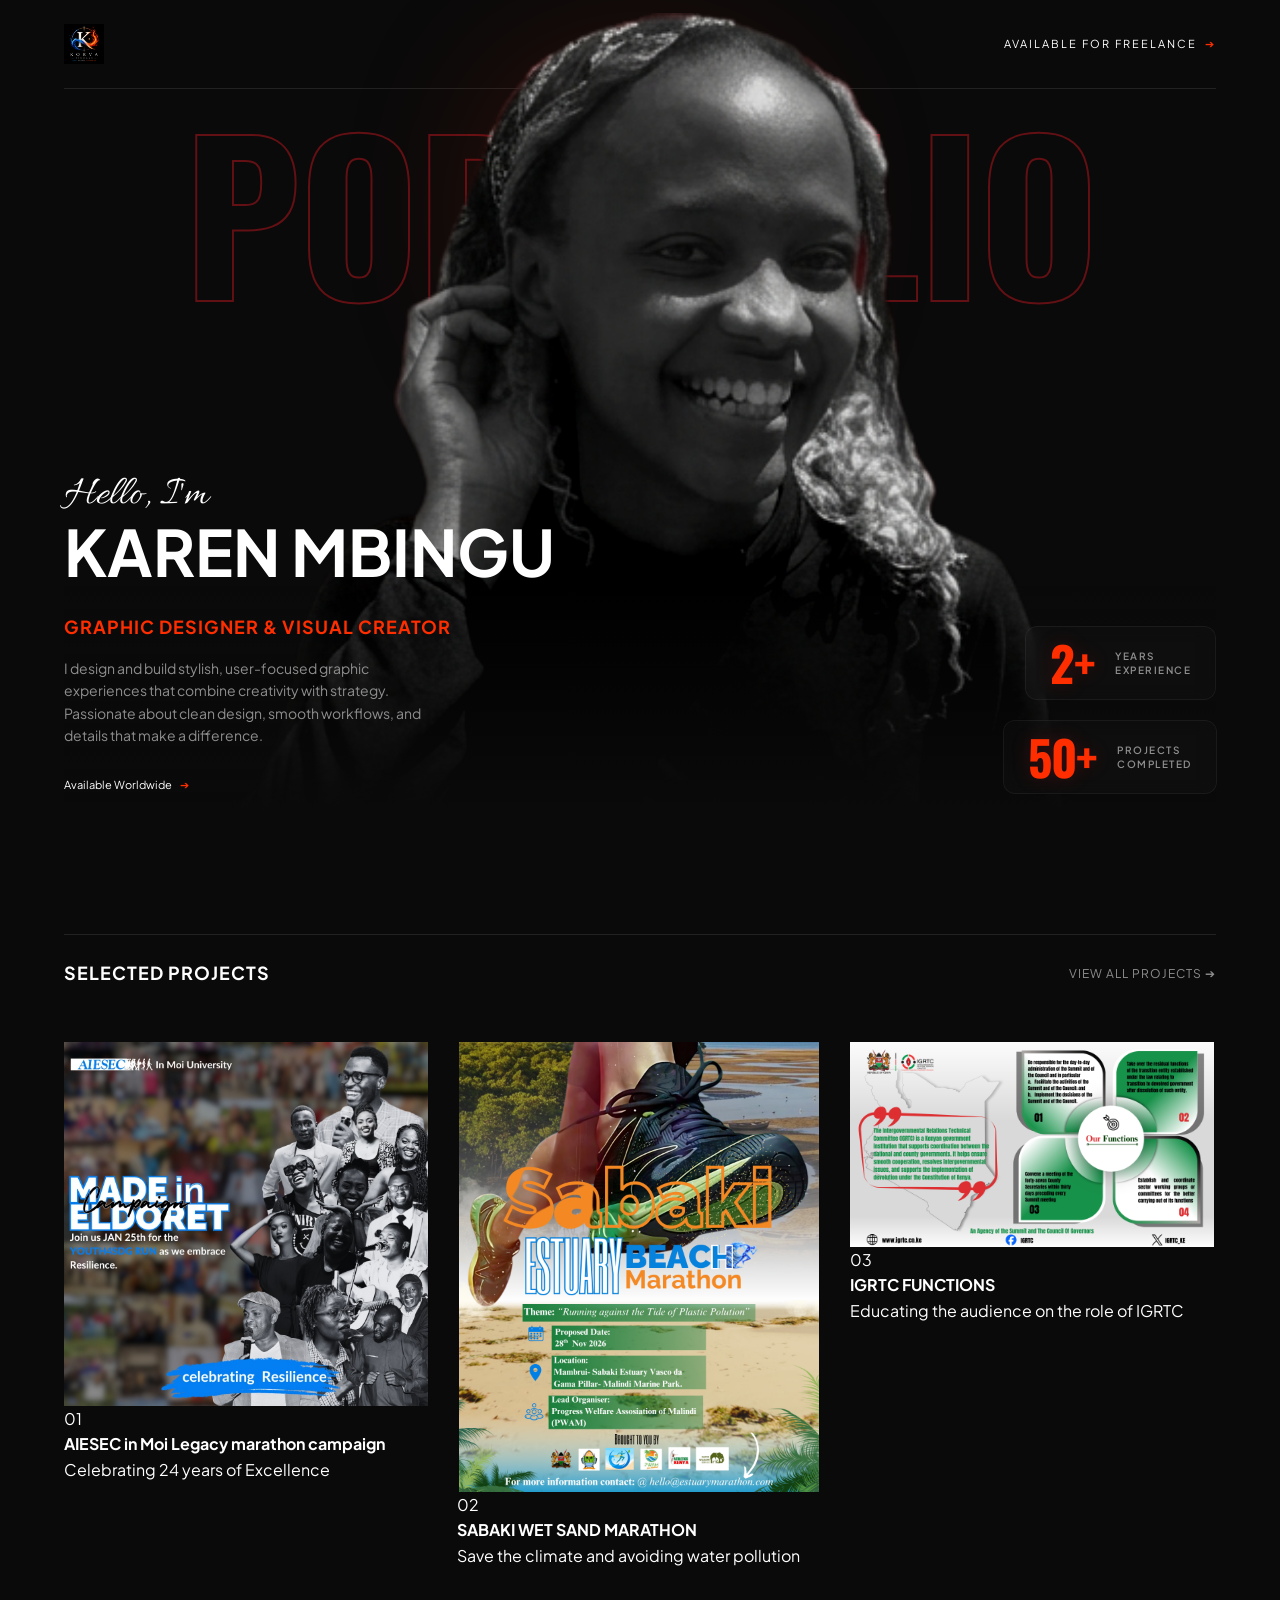
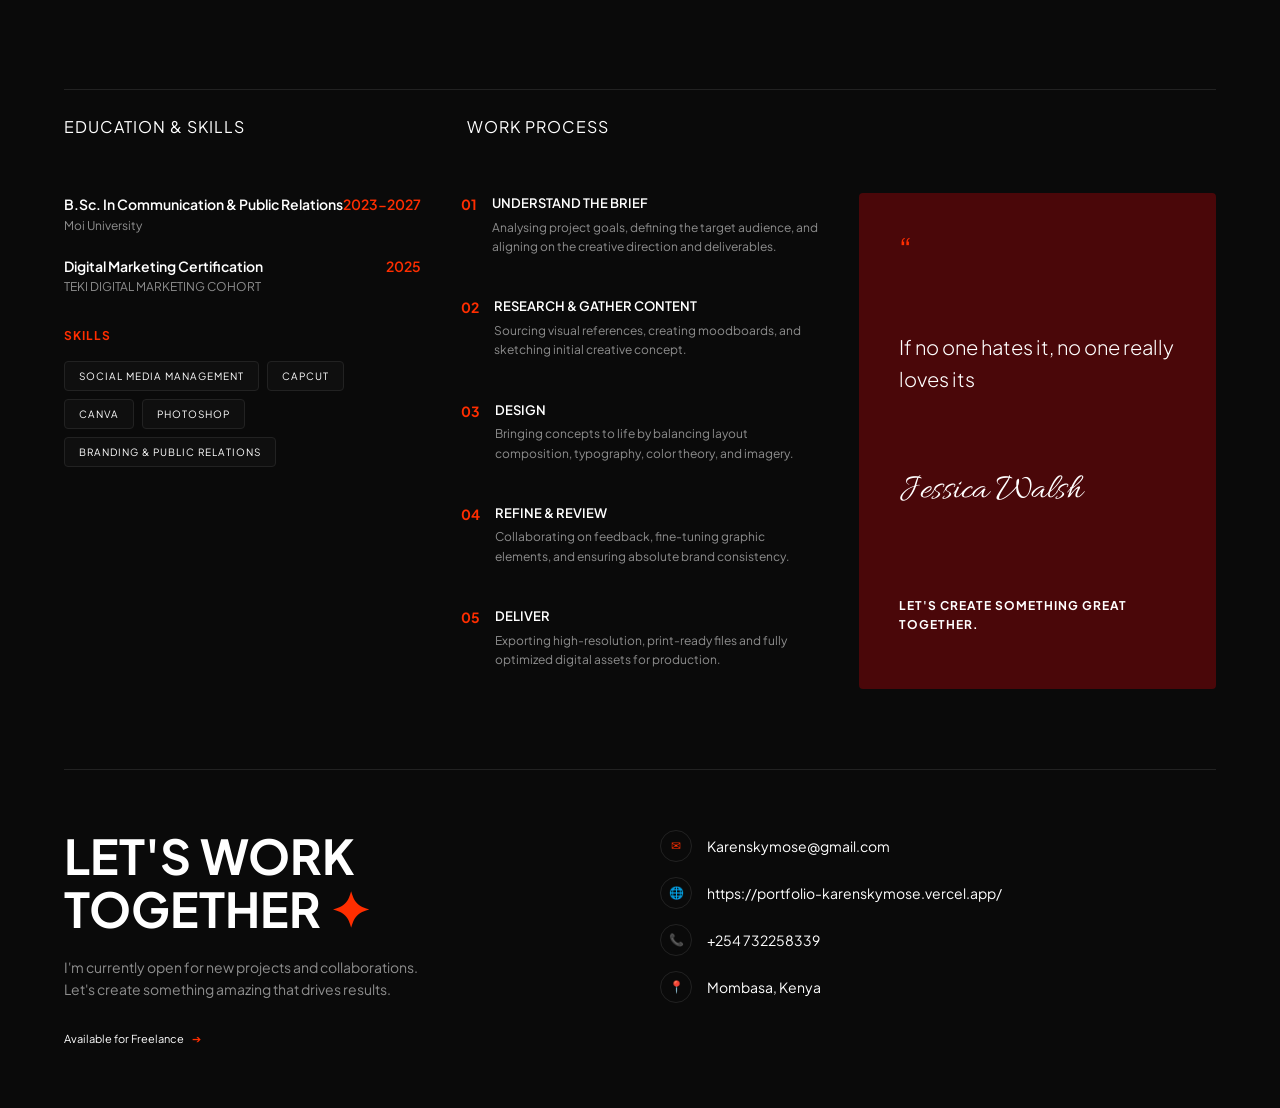
<file: index.html>
<!DOCTYPE html>
<html lang="en">
<head>
    <meta charset="UTF-8">
    <meta name="viewport" content="width=device-width, initial-scale=1.0">
    <title>KAREN MBINGU | Portfolio</title>
    <!-- Google Fonts -->
    <link rel="preconnect" href="https://fonts.googleapis.com">
    <link rel="preconnect" href="https://fonts.gstatic.com" crossorigin>
    <link href="https://fonts.googleapis.com/css2?family=Allura&family=Oswald:wght@700&family=Plus+Jakarta+Sans:wght@300;400;600;700&display=swap" rel="stylesheet">
    <!-- Link to external CSS file -->
    <link rel="stylesheet" href="style.css">
</head>
<body>

    <div class="container">
        <!-- HEADER -->
       <header class="animate-fade-down">
            <a href="/" class="brand-logo">
                <img src="images/KORVA logo.jpeg" alt="Your Logo">
            </a>
            <div class="status-badge">Available for freelance</div>
        </header>

        <!-- HERO SECTION -->
        <section class="hero">
            <div class="hero-bg-text">Portfolio</div>
            
            <div class="hero-image-wrapper">
                <!-- Replace 'profile.png' with your cropped transparent image background -->
                <img src="images/front page profile.png" alt="KAREN MBINGU">
            </div>

            <div class="hero-content">
                <div class="hero-intro">
                    <h2>Hello, I'm</h2>
                    <h1 class="hero-name">Karen Mbingu</h1>
                    <div class="hero-title">Graphic Designer & Visual Creator</div>
                    <p class="hero-desc">I design and build stylish, user-focused graphic experiences that combine creativity with strategy. Passionate about clean design, smooth workflows, and details that make a difference.</p>
                    <div class="status-badge" style="font-size: 11px;">Available Worldwide</div>
                </div>
                
                <div class="hero-stats">
                    <div class="stat-item"  style="animation-delay: 0.3s;">
                        <div class="stat-num">2+</div>
                        <div class="stat-label">Years<br>Experience</div>
                    </div>
                    <div class="stat-item"   style="animation-delay: 0.5s;">
                        <div class="stat-num">50+</div>
                        <div class="stat-label">Projects<br>Completed</div>
                    </div>
                   
            </div>
        </section>

        <!-- SELECTED PROJECTS -->
        <section>
            <div class="section-header">
                <h3>Selected Projects</h3>
                <a href="projects.html" class="section-link">View All Projects ➔</a>
            </div>
            <div class="project-grid">
                <!-- Project 1 -->
                <div class="project-card">
                    <img src="images/AIESEC Legacy Campaign.jpeg" alt="AIESEC LEGACY">
                    <div class="project-meta">
                        <div class="proj-num">01</div>
                        <div class="proj-details">
                            <h4>AIESEC in Moi Legacy marathon campaign</h4>
                            <p>Celebrating 24 years of Excellence</p>
                        </div>
                    </div>
                </div>
                <!-- Project 2 -->
                <div class="project-card">
                    <img src="images/Sabaki (8).png" alt="SABAKI WET SAND MARATHON">
                    <div class="project-meta">
                        <div class="proj-num">02</div>
                        <div class="proj-details">
                            <h4>SABAKI WET SAND MARATHON</h4>
                            <p>Save the climate and avoiding water pollution</p>
                        </div>
                    </div>
                </div>
                <!-- Project 3 -->
                <div class="project-card">
                    <img src="images/IGRTC Functions (2).png" alt="IGRTC FUNCTIONS">
                    <div class="project-meta">
                        <div class="proj-num">03</div>
                        <div class="proj-details">
                            <h4>IGRTC FUNCTIONS</h4>
                            <p>Educating the audience on the role of IGRTC</p>
                        </div>
                    </div>
                </div>
            </div>
        </section>

        <!-- EDUCATION, SKILLS, PROCESS & QUOTE -->
        <div class="section-header">
            <span style="width:30%">Education & Skills</span>
            <span style="width:30%">Work Process</span>
            <span style="width:30%"></span>
        </div>
        
        <section class="split-grid">
            <!-- Col 1: Education & Skills -->
            <div>
                <div class="education-list">
                    <div class="edu-item">
                        <div class="edu-row">
                            <span>B.Sc. In Communication & Public Relations</span>
                            <span class="edu-year">2023-2027</span>
                        </div>
                        <div class="edu-school">Moi University</div>
                    </div>
                    <div class="edu-item">
                        <div class="edu-row">
                            <span>Digital Marketing Certification</span>
                            <span class="edu-year">2025</span>
                        </div>
                        <div class="edu-school">TEKI DIGITAL MARKETING COHORT</div>
                    </div>
                </div>

                <div class="skills-header">Skills</div>
                <div class="tags-container">
                    <div class="tag">Social Media management</div>
                    <div class="tag">CapCut</div>
                    <div class="tag">Canva</div>
                    <div class="tag">Photoshop</div>
                    <div class="tag">Branding & Public Relations</div>
               
                </div>
            </div>

            <!-- Col 2: Work Process -->
            <div class="process-list">
                <div class="process-step">
                    <div class="step-num">01</div>
                    <div class="step-title">Understand the brief
<span>Analysing project goals, defining the target audience, and aligning on the creative direction and deliverables.</span></div>
                </div>
                <div class="process-step">
                    <div class="step-num">02</div>
                    <div class="step-title">Research & gather content<span>Sourcing visual references, creating moodboards, and sketching initial creative concept.</span></div>
                </div>
                <div class="process-step">
                    <div class="step-num">03</div>
                    <div class="step-title">Design<span>Bringing concepts to life by balancing layout composition, typography, color theory, and imagery.</span></div>
                </div>
                <div class="process-step">
                    <div class="step-num">04</div>
                    <div class="step-title">Refine & Review<span>Collaborating on feedback, fine-tuning graphic elements, and ensuring absolute brand consistency.</span></div>
                </div>
                <div class="process-step">
                    <div class="step-num">05</div>
                    <div class="step-title">Deliver<span>Exporting high-resolution, print-ready files and fully optimized digital assets for production.</span></div>
                </div>
            </div>

            <!-- Col 3: Accent Block Quote -->
            <div class="quote-column">
                <div class="quote-icon">“</div>
                <div class="quote-text">If no one hates it, no one really loves its</div>
                <div class="quote-author">Jessica Walsh</div>
                <div class="skills-header" style="color: #fff;">Let's create something great together.</div>
            </div>
        </section>

        <!-- FOOTER / CONTACT -->
        <footer class="footer-section">
            <div class="footer-left">
                <h2>Let's Work<br>Together <span>✦</span></h2>
                <p class="hero-desc">I'm currently open for new projects and collaborations. Let's create something amazing that drives results.</p>
                <div class="status-badge" style="font-size: 11px; margin-top: 20px;">Available for Freelance</div>
            </div>
            <div class="footer-contacts">
                <div class="contact-item">
                    <div class="contact-icon">✉</div>
                    <!-- <div>Karenskymose@gmail.com</div> -->
                    <a href=mailto:"Karenskymose@gmail.com">Karenskymose@gmail.com</a>
                </div>
                <div class="contact-item">
                    <div class="contact-icon">🌐</div>
                    <div>
                        <a href>https://portfolio-karenskymose.vercel.app/</a></div>
                </div>
                <div class="contact-item">
                    <div class="contact-icon">📞</div>
                    <div>+254 732258339</div>
                </div>
                <div class="contact-item">
                    <div class="contact-icon">📍</div>
                    <div>Mombasa, Kenya</div>
                </div>
            </div>
        </footer>
    </div>

</body>
</html>
</file>
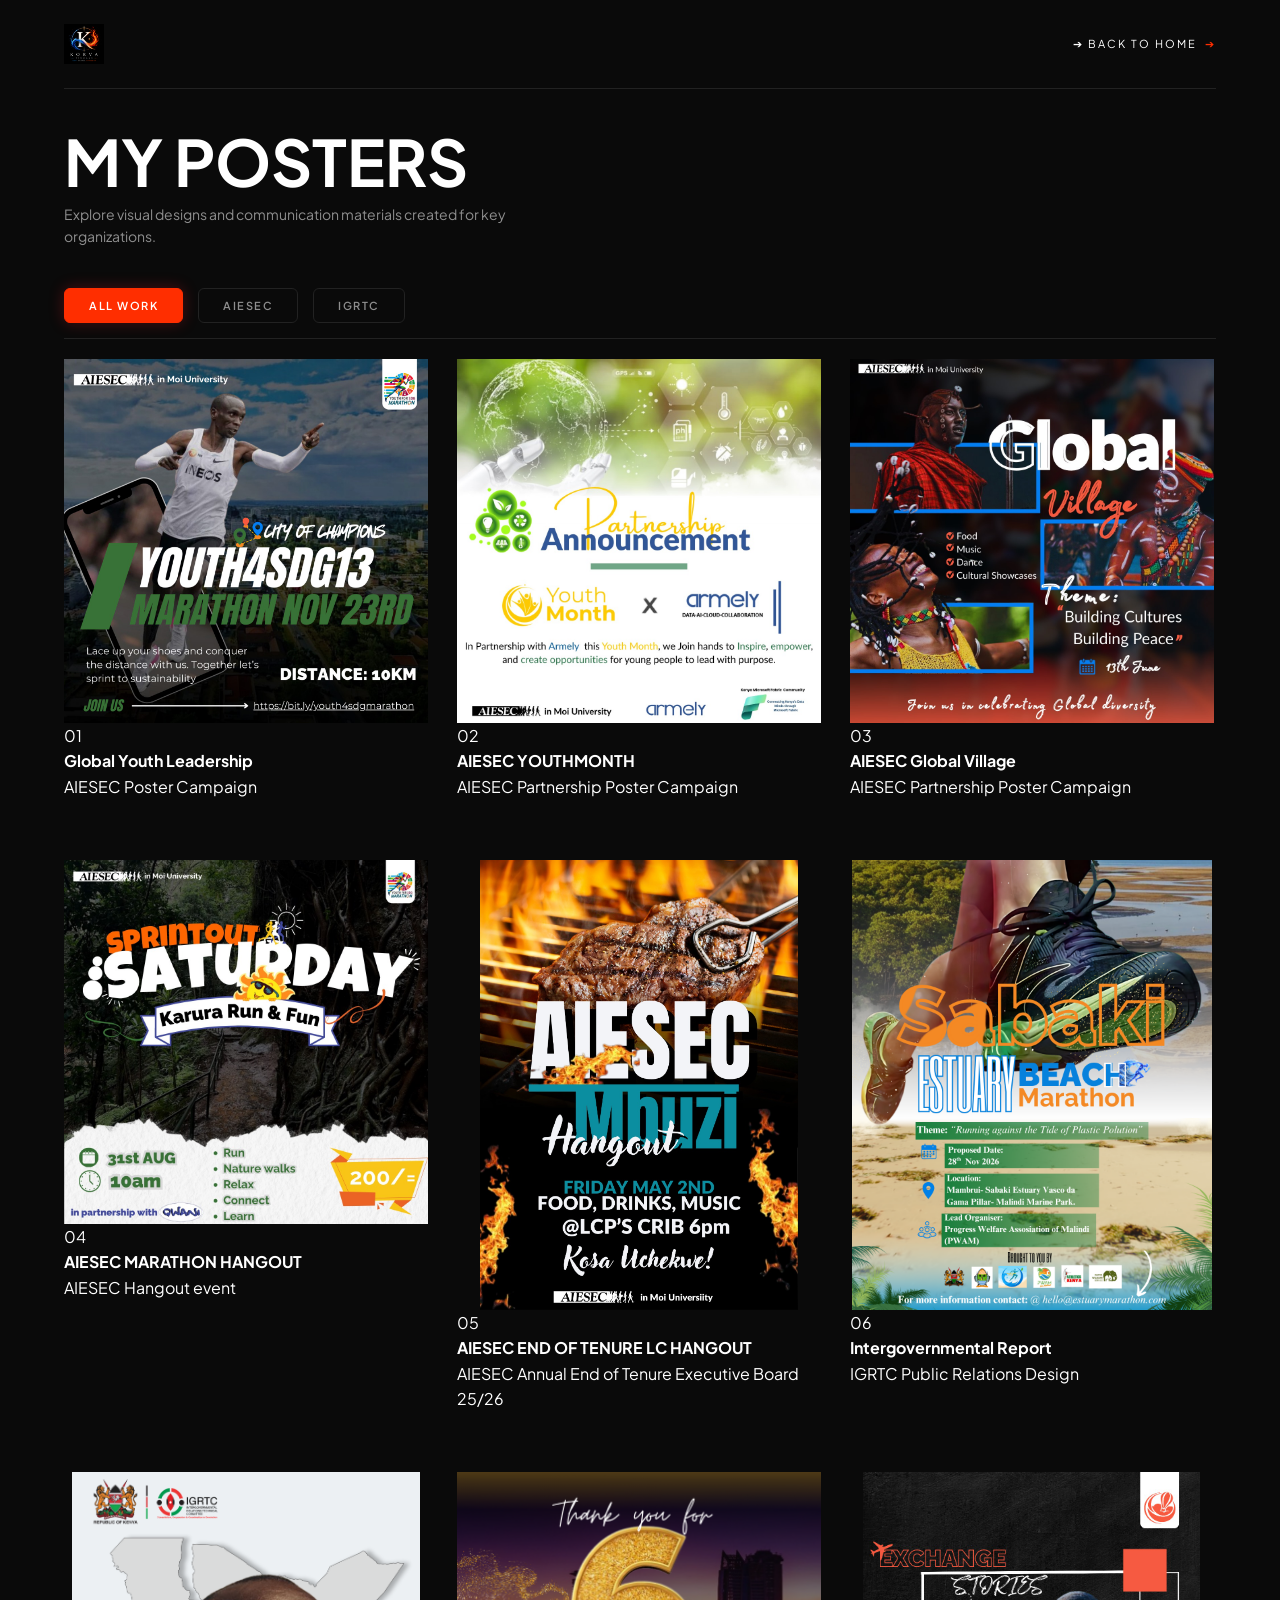
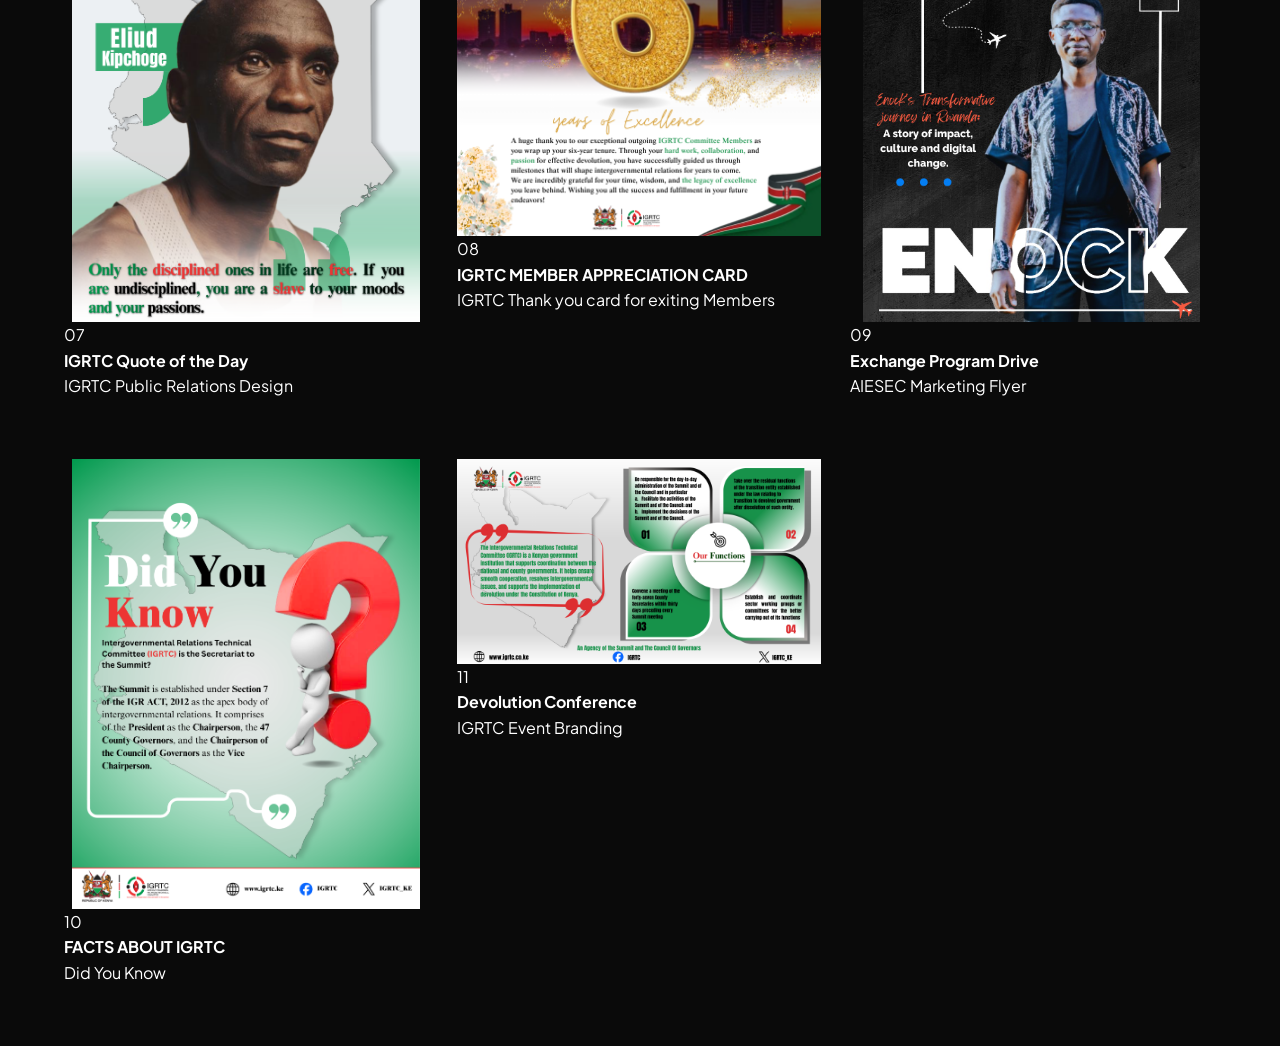
<file: projects.html>
<!DOCTYPE html>
<html lang="en">
<head>
    <meta charset="UTF-8">
    <meta name="viewport" content="width=device-width, initial-scale=1.0">
    <title>All Projects | Karen Mbingu</title>
    <link rel="preconnect" href="https://fonts.googleapis.com">
    <link rel="preconnect" href="https://fonts.gstatic.com" crossorigin>
    <link href="https://fonts.googleapis.com/css2?family=Oswald:wght@700&family=Plus+Jakarta+Sans:wght@300;400;600;700&display=swap" rel="stylesheet">
    <link rel="stylesheet" href="style.css">
</head>
<body>

    <div class="container animate-fade-down">
        <header>
            <a href="index.html" class="brand-logo">
                <img src="images/KORVA logo.jpeg" alt="Logo">
            </a>
            <a href="index.html" class="status-badge">➔ Back to Home</a>
        </header>

        <section class="projects-hero">
            <h1 class="hero-name" style="margin-top: 40px; margin-bottom: 10px;">My Posters</h1>
            <p class="hero-desc" style="max-width: 500px;">Explore visual designs and communication materials created for key organizations.</p>
        </section>

        <div class="filter-container">
            <button class="filter-btn active" onclick="filterProjects('all', this)">All Work</button>
            <button class="filter-btn" onclick="filterProjects('aiesec', this)">AIESEC</button>
            <button class="filter-btn" onclick="filterProjects('igrtc', this)">IGRTC</button>
        </div>

        <section class="project-grid" style="margin-top: 20px; margin-bottom: 80px;">
            
            <div class="project-card project-item aiesec">
                <div class="project-img-container">
                    <img src="images/AIESEC Marathon.jpeg" alt="AIESEC Poster 1">
                </div>
                <div class="project-meta">
                    <div class="proj-num">01</div>
                    <div class="proj-details">
                        <h4>Global Youth Leadership</h4>
                        <p>AIESEC Poster Campaign</p>
                    </div>
                </div>
            </div>

            <div class="project-card project-item aiesec">
                <div class="project-img-container">
                    <img src="images/AIESEC x ARMELY Partnership.jpeg" alt="AIESEC Poster 2">
                </div>
                <div class="project-meta">
                    <div class="proj-num">02</div>
                    <div class="proj-details">
                        <h4>AIESEC YOUTHMONTH</h4>
                        <p>AIESEC Partnership Poster Campaign</p>
                    </div>
                </div>
            </div>

            <div class="project-card project-item aiesec">
                <div class="project-img-container">
                    <img src="images/AIESEC Global Village.jpeg" alt="AIESEC Poster 3">
                </div>
                <div class="project-meta">
                    <div class="proj-num">03</div>
                    <div class="proj-details">
                        <h4>AIESEC Global Village</h4>
                        <p>AIESEC Partnership Poster Campaign</p>
                    </div>
                </div>
            </div>

            <div class="project-card project-item aiesec">
                <div class="project-img-container">
                    <img src="images/AIESEC Marathon Hangout.jpeg" alt="AIESEC Poster 4">
                </div>
                <div class="project-meta">
                    <div class="proj-num">04</div>
                    <div class="proj-details">
                        <h4>AIESEC MARATHON HANGOUT</h4>
                        <p>AIESEC Hangout event</p>
                    </div>
                </div>
            </div>
            
            <div class="project-card project-item aiesec">
                <div class="project-img-container">
                    <img src="images/AIESEC Hangout.jpeg" alt="AIESEC Poster 5">
                </div>
                <div class="project-meta">
                    <div class="proj-num">05</div>
                    <div class="proj-details">
                        <h4>AIESEC END OF TENURE LC HANGOUT</h4>
                        <p>AIESEC Annual End of Tenure Executive Board 25/26</p>
                    </div>
                </div>
            </div>


            <div class="project-card project-item igrtc">
                <div class="project-img-container"> 
                    <img src="images/Sabaki (8).png" alt="IGRTC Poster 1">
                </div>
                <div class="project-meta">
                    <div class="proj-num">06</div>
                    <div class="proj-details">
                        <h4>Intergovernmental Report</h4>
                        <p>IGRTC Public Relations Design</p>
                    </div>
                </div>
            </div>

            <div class="project-card project-item igrtc">
                <div class="project-img-container">
                    <img src="images/Kipchoge (6).png" alt="IGRTC Poster 2">
                </div>
                <div class="project-meta">
                    <div class="proj-num">07</div>
                    <div class="proj-details">
                        <h4>IGRTC Quote of the Day</h4>
                        <p>IGRTC Public Relations Design</p>
                    </div>
                </div>
            </div>

          <div class="project-card project-item igrtc">
                <div class="project-img-container">
                    <img src="images/Thank you.png" alt="IGRTC Poster 3">
                </div>
                <div class="project-meta">
                    <div class="proj-num">08</div>
                    <div class="proj-details">
                        <h4>IGRTC MEMBER APPRECIATION CARD</h4>
                        <p>IGRTC Thank you card for exiting Members</p>
                    </div>
                </div>
            </div>


            <div class="project-card project-item aiesec">
                <div class="project-img-container">
                    <img src="images/AIESEC Exchange Story.jpeg" alt="AIESEC Poster 4">
                </div>
                <div class="project-meta">
                    <div class="proj-num">09</div>
                    <div class="proj-details">
                        <h4>Exchange Program Drive</h4>
                        <p>AIESEC Marketing Flyer</p>
                    </div>
                </div>
            </div>

          <div class="project-card project-item igrtc">
                <div class="project-img-container">
                    <img src="images/Did You (10).png" alt="ICRTC Poater 4">
                </div>
                <div class="project-meta">
                    <div class="proj-num">10</div>
                    <div class="proj-details">
                        <h4>FACTS ABOUT IGRTC</h4>
                        <p>Did You Know</p>
                    </div>
                </div>
            </div>


            <div class="project-card project-item igrtc">
                <div class="project-img-container">
                    <img src="images/IGRTC Functions (2).png" alt="IGRTC Poster 5">
                </div>
                <div class="project-meta">
                    <div class="proj-num">11</div>
                    <div class="proj-details">
                        <h4>Devolution Conference</h4>
                        <p>IGRTC Event Branding</p>
                    </div>
                </div>
            </div>

        </section>
    </div>

    <script>
        function filterProjects(category, buttonElement) {
            // 1. Manage active button states
            const buttons = document.querySelectorAll('.filter-btn');
            buttons.forEach(btn => btn.classList.remove('active'));
            if (buttonElement) {
                buttonElement.classList.add('active');
            }

            // 2. Filter elements directly overriding CSS !important values
            const items = document.querySelectorAll('.project-item');
            items.forEach(item => {
                if (category === 'all' || item.classList.contains(category)) {
                    // Restores your layout styling smoothly
                    item.style.setProperty('display', 'flex', 'important');
                } else {
                    // Trumps the CSS file's !important to hide the card completely
                    item.style.setProperty('display', 'none', 'important');
                }
            });
        }
    </script>

</body>
</html>
</file>
<file: style.css>
:root {
    --bg-color: #0a0a0a;
    --card-bg: #121212;
    --accent-red: #ff2e00;
    --text-main: #ffffff;
    --text-muted: #8e8e8e;
    --border-color: #222222;
}

/* --- 1. Logo Styling --- */
.brand-logo {
    display: flex;
    align-items: center;
}

.brand-logo img {
    height: 40px; /* Adjust this number to scale your logo precisely */
    width: auto;
    object-fit: contain;
}

/* --- 2. Reduced Profile Picture Size --- */
.hero-image-wrapper {
    position: absolute;
    bottom: 0;
    left: 50%;
    transform: translateX(-50%); /* Updated centering */
    height: 100%; 
    justify-content: center;
    z-index: 2;
    display: flex;
    align-items: flex-end;
}

.hero-image-wrapper img {
    max-height: 110%; 
    height: 95vh;
    width: auto;
    object-fit: contain;
    filter: brightness(0.85) contrast(1.1) grayscale(0.2); 
}

/* --- 3. Circular Red Light Gradient & Text Background --- */
.hero-bg-text {
    position: absolute;
    top: 5%; /* Adjusted top positioning slightly */
    left: 50%;
    transform: translateX(-50%);
    font-family: 'Oswald', sans-serif;
    font-size: 16vw;
    line-height: 0.8;
    color: transparent;
    -webkit-text-stroke: 2px rgba(230, 26, 35, 0.4);
    text-transform: uppercase;
    z-index: 1;
    pointer-events: none;
    letter-spacing: -2px;
    font-weight: 700;
}
    
/* Fixed: Moved this selector outside or kept it grouped cleanly */
.hero-bg-text::after {
    content: '';
    position: absolute;
    top: 50%;
    left: 50%;
    transform: translate(-50%, -50%);
    width: 15vw; 
    height: 15vw; 
    background-color: var(--accent-red);
    border-radius: 50%;
    filter: blur(100px); 
    opacity: 0.5;
    z-index: -1;
}

/* Fixed: Removed nested SCSS syntax that breaks standard CSS */
.hero {
    position: relative;
    min-height: 85vh;
    display: flex;
    align-items: flex-end;
    padding-bottom: 60px;
    margin-bottom: 80px;
}

.hero::after {
    content: '';
    position: absolute;
    bottom: 0;
    left: 0;
    width: 100%;
    height: 35%; 
    background: linear-gradient(to top, var(--bg-color) 15%, rgba(10, 10, 10, 0) 100%);
    z-index: 2; 
    pointer-events: none;
}

* {
    margin: 0;
    padding: 0;
    box-sizing: border-box;
    font-family: 'Plus Jakarta Sans', sans-serif;
}

body {
    background-color: var(--bg-color);
    color: var(--text-main);
    overflow-x: hidden;
    line-height: 1.6;
}

.container {
    max-width: 1200px;
    margin: 0 auto;
    padding: 0 24px;
}

a {
    color: inherit;
    text-decoration: none;
}

/* --- HEADER NAVIGATION --- */
header {
    display: flex;
    justify-content: space-between;
    align-items: center;
    padding: 24px 0;
    font-size: 11px;
    letter-spacing: 2px;
    text-transform: uppercase;
    border-bottom: 1px solid var(--border-color);
}

.brand-title span {
    color: var(--accent-red);
    display: block;
}

.status-badge {
    display: flex;
    align-items: center;
    gap: 8px;
}

.status-badge::after {
    content: "➔";
    color: var(--accent-red);
}

/* --- HERO TEXT AND CONTENT --- */
.hero-content {
    position: relative;
    z-index: 3; 
    width: 100%;
    display: grid;
    grid-template-columns: 1.2fr 0.8fr;
    align-items: flex-end;
}

.hero-intro h2 {
    font-family: 'Allura', cursive;
    font-size: 42px;
    color: #ffffff;
    margin-bottom: -10px;
    font-weight: 400;
}

.hero-name {
    font-size: 64px;
    text-transform: uppercase;
    line-height: 1;
    margin-bottom: 30px;
    font-weight: 700;
}

.hero-title {
    color: var(--accent-red);
    font-size: 18px;
    text-transform: uppercase;
    letter-spacing: 1px;
    margin-bottom: 15px;
    font-weight: 700;
}

.hero-desc {
    color: var(--text-muted);
    max-width: 360px;
    font-size: 14px;
    margin-bottom: 30px;
}

.hero-stats {
    display: flex;
    flex-direction: column;
    align-items: flex-end;
    gap: 20px; 
    text-align: right;
}

.stat-item {
    display: flex;
    align-items: center;
    gap: 20px;
    background: rgba(255, 255, 255, 0.02); 
    border: 1px solid rgba(255, 255, 255, 0.05); 
    padding: 12px 24px;
    border-radius: 12px; 
    backdrop-filter: blur(8px);
    transition: all 0.4s cubic-bezier(0.16, 1, 0.3, 1);
    
    opacity: 0;
    transform: translateY(20px) scale(0.95);
    animation: statSpringIn 1s cubic-bezier(0.34, 1.56, 0.64, 1) forwards;
}

.stat-item:hover {
    background: rgba(230, 26, 35, 0.05); 
    border-color: rgba(230, 26, 35, 0.3); 
    transform: translateY(-4px) scale(1.02); 
}

.stat-num {
    font-size: 48px;
    font-weight: 700;
    color: var(--accent-red);
    line-height: 1;
    font-family: 'Oswald', sans-serif;
    letter-spacing: -1px;
    text-shadow: 0 0 20px rgba(230, 26, 35, 0.2); 
}

.stat-label {
    font-size: 10px;
    text-transform: uppercase;
    letter-spacing: 1.5px;
    color: var(--text-muted);
    text-align: left;
    line-height: 1.4;
    font-weight: 600;
}

/* --- SECTION HEADER --- */
.section-header {
    display: flex;
    justify-content: space-between;
    align-items: center;
    border-top: 1px solid var(--border-color);
    padding: 24px 0;
    margin-top: 60px;
    margin-bottom: 30px;
    text-transform: uppercase;
    letter-spacing: 1px;
}

.section-header h3 {
    font-size: 18px;
}

.section-link {
    font-size: 12px;
    color: var(--text-muted);
}

/* --- SKILLS & PROCESS --- */
.split-grid {
    display: grid;
    grid-template-columns: 1fr 1fr 1fr;
    gap: 40px;
    margin-bottom: 80px;
}

.education-list {
    margin-bottom: 30px;
}

.edu-item {
    margin-bottom: 20px;
}

.edu-row {
    display: flex;
    justify-content: space-between;
    font-size: 14px;
    font-weight: 600;
}

.edu-year {
    color: var(--accent-red);
}

.edu-school {
    font-size: 12px;
    color: var(--text-muted);
}

.skills-header {
    color: var(--accent-red);
    font-size: 12px;
    text-transform: uppercase;
    letter-spacing: 1px;
    margin-bottom: 15px;
    font-weight: 700;
}

.tags-container {
    display: flex;
    flex-wrap: wrap;
    gap: 8px;
}

.tag {
    border: 1px solid var(--border-color);
    padding: 6px 14px;
    font-size: 10px;
    text-transform: uppercase;
    letter-spacing: 1px;
    border-radius: 4px;
    background: rgba(255,255,255,0.02);
}

/* Process Column */
.process-list {
    display: flex;
    flex-direction: column;
    gap: 20px;
}

.process-step {
    display: flex;
    gap: 15px;
}

.step-num {
    color: var(--accent-red);
    font-size: 14px;
    font-weight: 700;
}

.step-title {
    font-size: 13px;
    text-transform: uppercase;
    font-weight: 600;
    margin-bottom: 20px;
}

.step-title span {
    display: block;
    font-size: 12px;
    color: var(--text-muted);
    text-transform: none;
    font-weight: 400;
    margin-top: 4px;
}

/* Quote Callout Column */
.quote-column {
    background-color: #4a0709;
    padding: 40px;
    display: flex;
    flex-direction: column;
    justify-content: space-between;
    border-radius: 4px;
}

.quote-icon {
    font-size: 32px;
    color: var(--accent-red);
    line-height: 1;
}

.quote-text {
    font-size: 20px;
    font-weight: 300;
    margin: 20px 0;
}

.quote-author {
    font-family: 'Allura', cursive;
    font-size: 36px;
    margin-bottom: 30px;
}

/* --- FOOTER / LET'S WORK TOGETHER --- */
.footer-section {
    border-top: 1px solid var(--border-color);
    padding: 60px 0;
    display: grid;
    grid-template-columns: 1fr 1fr;
    gap: 40px;
}

.footer-left h2 {
    font-size: 48px;
    text-transform: uppercase;
    line-height: 1.1;
    margin-bottom: 20px;
}

.footer-left h2 span {
    color: var(--accent-red);
}

.footer-contacts {
    display: flex;
    flex-direction: column;
    gap: 15px;
}

.contact-item {
    display: flex;
    align-items: center;
    gap: 15px;
    font-size: 14px;
}

.contact-icon {
    width: 32px;
    height: 32px;
    border: 1px solid var(--border-color);
    border-radius: 50%;
    display: flex;
    align-items: center;
    justify-content: center;
    color: var(--accent-red);
    font-size: 12px;
}

/* ==========================================================================
   PORTFOLIO FILTER PAGES
   ========================================================================== */

.filter-container {
    display: flex;
    gap: 15px;
    margin: 40px 0 20px 0;
    border-bottom: 1px solid var(--border-color);
    padding-bottom: 15px;
}

.filter-btn {
    background: transparent;
    border: 1px solid var(--border-color);
    color: var(--text-muted);
    padding: 10px 24px;
    font-size: 11px;
    text-transform: uppercase;
    letter-spacing: 1.5px;
    border-radius: 6px;
    cursor: pointer;
    font-weight: 600;
    transition: all 0.3s cubic-bezier(0.16, 1, 0.3, 1);
}

.filter-btn:hover {
    color: var(--text-main);
    border-color: rgba(255, 255, 255, 0.3);
}

.filter-btn.active {
    background-color: var(--accent-red);
    color: var(--text-main);
    border-color: var(--accent-red);
    box-shadow: 0 0 15px rgba(230, 26, 35, 0.3);
}

/* Smooth transition when posters display or hide */
.project-item {
    transition: opacity 0.4s ease, transform 0.4s ease;
}

/* Target the projects container */
.project-list,
.projects-container,
.project-container,
.project-grid {
    display: flex !important;
    flex-wrap: wrap !important;
    gap: 40px 2.5% !important;
    justify-content: flex-start !important;
    width: 100% !important;
    height: auto !important;
    min-height: 480px !important;
    padding-bottom: 40px !important;
    margin-bottom: 0 !important;
}

/* Force each project item to take up exactly 1/3 of the row on desktop */
.project-item,
.project-card {
    flex: 0 0 31.6% !important;
    min-width: 280px !important;
    max-width: 100% !important;
    display: flex !important;
    flex-direction: column !important;
    height: auto !important;
    margin-bottom: 20px !important;
}

/* Clean up the images so they never crop or have backgrounds/borders */
.project-item img,
.project-card img,
.project-grid div img {
    width: 100% !important;
    height: auto !important;
    max-height: 450px !important;
    object-fit: contain !important;
    border: none !important;
    background: transparent !important;
    display: block !important;
}

/* Ensure Education section clears floating elements gracefully */
.education-section, 
#education,
main section:nth-of-type(3) {
    position: relative !important;
    clear: both !important;
    margin-top: 60px !important;
}

/* --- MEDIA QUERIES --- */
@media (max-width: 992px) {
    .hero-content { grid-template-columns: 1fr; gap: 40px; }
    .hero-image-wrapper { opacity: 0.3; transform: translateX(-50%); }
    .project-grid { grid-template-columns: 1fr; }
    .split-grid { grid-template-columns: 1fr; }
    .footer-section { grid-template-columns: 1fr; }
    .hero-stats { align-items: flex-start; text-align: left; }
}

/* --- ANIMATIONS --- */
@keyframes glowPulse {
    0% { filter: saturate(1) blur(120px); opacity: 0.3; }
    100% { filter: saturate(1.4) blur(140px); opacity: 0.45; }
}

@keyframes fadeDown {
    from { opacity: 0; transform: translateY(-20px); }
    to { opacity: 1; transform: translateY(0); }
}

@keyframes fadeUp {
    from { opacity: 0; transform: translateY(40px); }
    to { opacity: 1; transform: translateY(0); }
}

@keyframes imageEntry {
    from { opacity: 0; transform: translateX(-50%) scale(0.95); }
    to { opacity: 1; transform: translateX(-50%) scale(1); }
}

@keyframes statSpringIn {
    to {
        opacity: 1;
        transform: translateY(0) scale(1);
    }
}

/* Animation Helper Classes */
.animate-fade-down {
    opacity: 0;
    animation: fadeDown 1s cubic-bezier(0.16, 1, 0.3, 1) forwards;
}

.animate-fade-up {
    opacity: 0;
    animation: fadeUp 1.2s cubic-bezier(0.16, 1, 0.3, 1) forwards;
}

.animate-image-entry {
    opacity: 0;
    animation: imageEntry 1.5s cubic-bezier(0.16, 1, 0.3, 1) forwards;
    animation-delay: 0.1s;
}

.animate-glow {
    animation: glowPulse 6s ease-in-out infinite alternate;
}
</file>
